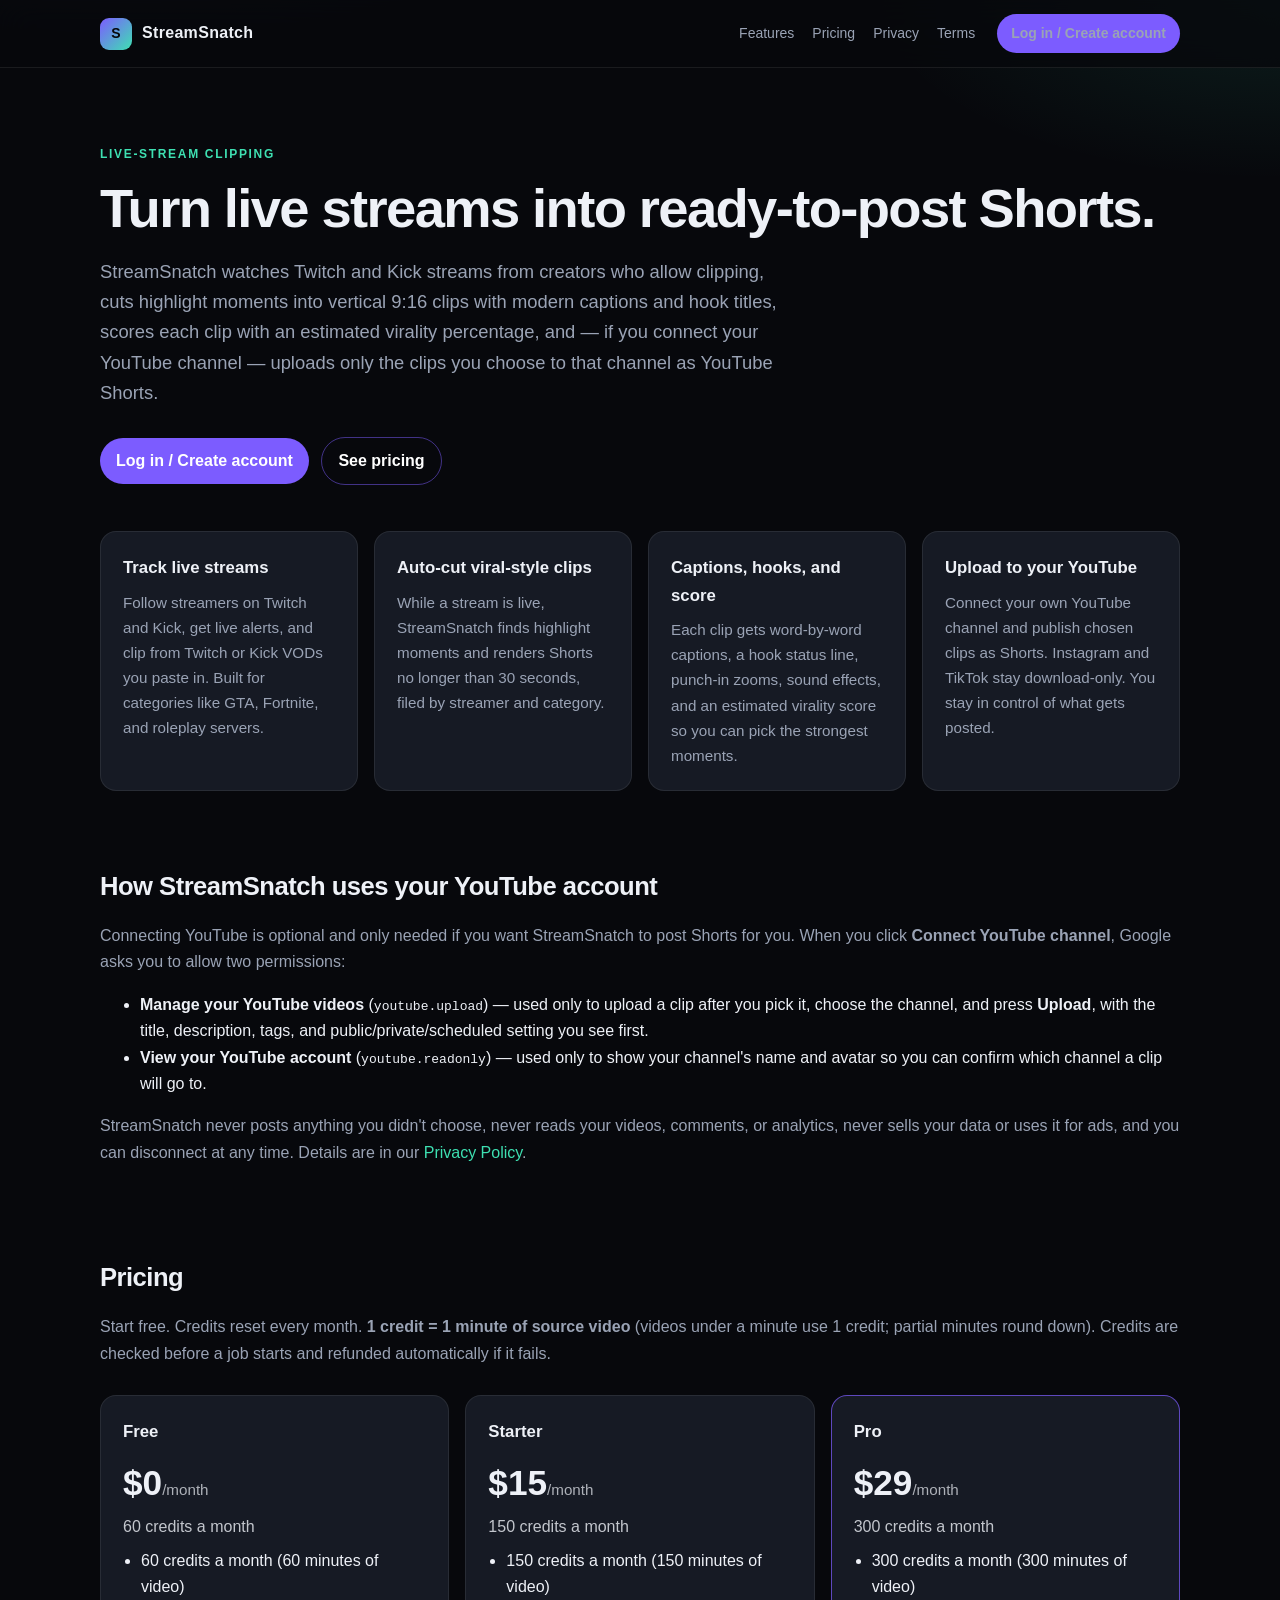
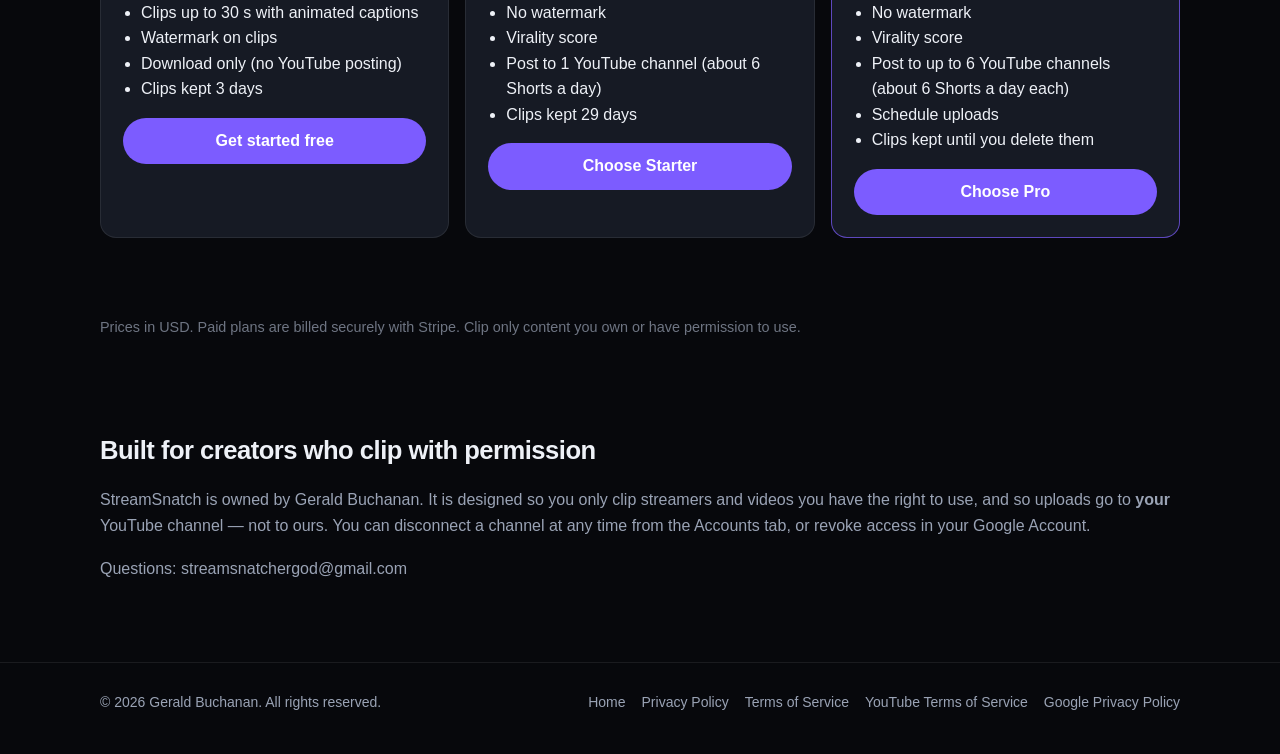
<file: index.html>
<!DOCTYPE html>
<html lang="en">
  <head>
    <meta charset="utf-8">
    <meta name="viewport" content="width=device-width, initial-scale=1">
    <title>StreamSnatch — Turn live streams into viral Shorts</title>
    <meta name="description" content="StreamSnatch clips Twitch, Kick, and YouTube streams into 9:16 Shorts with captions, hooks, and an estimated virality score, then uploads them to your own YouTube channel.">
    <link rel="stylesheet" href="styles.css">
  </head>
  <body>
    <header class="nav">
      <div class="nav-inner">
        <a class="brand" href="index.html"><span class="logo">S</span> StreamSnatch</a>
        <nav class="nav-links">
          <a href="index.html#features">Features</a>
          <a href="index.html#pricing">Pricing</a>
          <a href="privacy.html">Privacy</a>
          <a href="terms.html">Terms</a>
          <a class="btn nav-cta" href="https://app.streamsnatcher.app/?signup=1">Log in / Create account</a>
        </nav>
      </div>
    </header>
    <main class="wrap">
      <section class="hero">
        <div class="eyebrow">Live-stream clipping</div>
        <h1>Turn live streams into ready-to-post Shorts.</h1>
        <p class="lede">StreamSnatch watches Twitch and Kick streams from creators who allow clipping, cuts highlight moments into vertical 9:16 clips with modern captions and hook titles, scores each clip with an estimated virality percentage, and &mdash; if you connect your YouTube channel &mdash; uploads only the clips you choose to that channel as YouTube Shorts.</p>
        <a class="btn" href="https://app.streamsnatcher.app/?signup=1">Log in / Create account</a> <a class="btn btn-ghost" href="#pricing">See pricing</a>
      </section>

      <section class="grid" id="features">
        <article class="card">
          <h3>Track live streams</h3>
          <p>Follow streamers on Twitch and Kick, get live alerts, and clip from Twitch or Kick VODs you paste in. Built for categories like GTA, Fortnite, and roleplay servers.</p>
        </article>
        <article class="card">
          <h3>Auto-cut viral-style clips</h3>
          <p>While a stream is live, StreamSnatch finds highlight moments and renders Shorts no longer than 30 seconds, filed by streamer and category.</p>
        </article>
        <article class="card">
          <h3>Captions, hooks, and score</h3>
          <p>Each clip gets word-by-word captions, a hook status line, punch-in zooms, sound effects, and an estimated virality score so you can pick the strongest moments.</p>
        </article>
        <article class="card">
          <h3>Upload to your YouTube</h3>
          <p>Connect your own YouTube channel and publish chosen clips as Shorts. Instagram and TikTok stay download-only. You stay in control of what gets posted.</p>
        </article>
      </section>

      <section class="section" id="google-data">
        <h2>How StreamSnatch uses your YouTube account</h2>
        <p>Connecting YouTube is optional and only needed if you want StreamSnatch to post Shorts for you. When you click <strong>Connect YouTube channel</strong>, Google asks you to allow two permissions:</p>
        <ul>
          <li><strong>Manage your YouTube videos</strong> (<code>youtube.upload</code>) &mdash; used only to upload a clip after you pick it, choose the channel, and press <strong>Upload</strong>, with the title, description, tags, and public/private/scheduled setting you see first.</li>
          <li><strong>View your YouTube account</strong> (<code>youtube.readonly</code>) &mdash; used only to show your channel's name and avatar so you can confirm which channel a clip will go to.</li>
        </ul>
        <p>StreamSnatch never posts anything you didn't choose, never reads your videos, comments, or analytics, never sells your data or uses it for ads, and you can disconnect at any time. Details are in our <a href="privacy.html">Privacy Policy</a>.</p>
      </section>

      <!-- PRICING:START (generated by build_site_pricing.py from config/plans.json) -->
      <section class="section" id="pricing">
        <h2>Pricing</h2>
        <p>Start free. Credits reset every month. <strong>1 credit = 1 minute of source video</strong> (videos under a minute use 1 credit; partial minutes round down). Credits are checked before a job starts and refunded automatically if it fails.</p>
        <div class="grid plans-grid">
        <article class="card plan-card" id="plan-free">
          <h3>Free</h3>
          <div class="plan-price">$0<span>/month</span></div>
          <div class="plan-credits">60 credits a month</div>
          <ul><li>60 credits a month (60 minutes of video)</li><li>Clips up to 30 s with animated captions</li><li>Watermark on clips</li><li>Download only (no YouTube posting)</li><li>Clips kept 3 days</li></ul>
          <a class="btn plan-cta" href="https://app.streamsnatcher.app/signup?plan=free">Get started free</a>
        </article>
        <article class="card plan-card" id="plan-starter">
          <h3>Starter</h3>
          <div class="plan-price">$15<span>/month</span></div>
          <div class="plan-credits">150 credits a month</div>
          <ul><li>150 credits a month (150 minutes of video)</li><li>No watermark</li><li>Virality score</li><li>Post to 1 YouTube channel (about 6 Shorts a day)</li><li>Clips kept 29 days</li></ul>
          <a class="btn plan-cta" href="https://app.streamsnatcher.app/signup?plan=starter">Choose Starter</a>
        </article>
        <article class="card plan-card featured" id="plan-pro">
          <h3>Pro</h3>
          <div class="plan-price">$29<span>/month</span></div>
          <div class="plan-credits">300 credits a month</div>
          <ul><li>300 credits a month (300 minutes of video)</li><li>No watermark</li><li>Virality score</li><li>Post to up to 6 YouTube channels (about 6 Shorts a day each)</li><li>Schedule uploads</li><li>Clips kept until you delete them</li></ul>
          <a class="btn plan-cta" href="https://app.streamsnatcher.app/signup?plan=pro">Choose Pro</a>
        </article>
        </div>
        <p class="muted-note">Prices in USD. Paid plans are billed securely with Stripe. Clip only content you own or have permission to use.</p>
      </section>
      <!-- PRICING:END -->

      <section class="section">
        <h2>Built for creators who clip with permission</h2>
        <p>StreamSnatch is owned by Gerald Buchanan. It is designed so you only clip streamers and videos you have the right to use, and so uploads go to <strong>your</strong> YouTube channel — not to ours. You can disconnect a channel at any time from the Accounts tab, or revoke access in your Google Account.</p>
        <p>Questions: streamsnatchergod@gmail.com</p>
      </section>
    </main>
    <footer>
      <div class="foot-inner">
        <div>&copy; 2026 Gerald Buchanan. All rights reserved.</div>
        <div class="foot-links">
          <a href="index.html">Home</a>
          <a href="privacy.html">Privacy Policy</a>
          <a href="terms.html">Terms of Service</a>
          <a href="https://www.youtube.com/t/terms" target="_blank" rel="noopener">YouTube Terms of Service</a>
          <a href="https://policies.google.com/privacy" target="_blank" rel="noopener">Google Privacy Policy</a>
        </div>
      </div>
    </footer>
  </body>
</html>
</file>
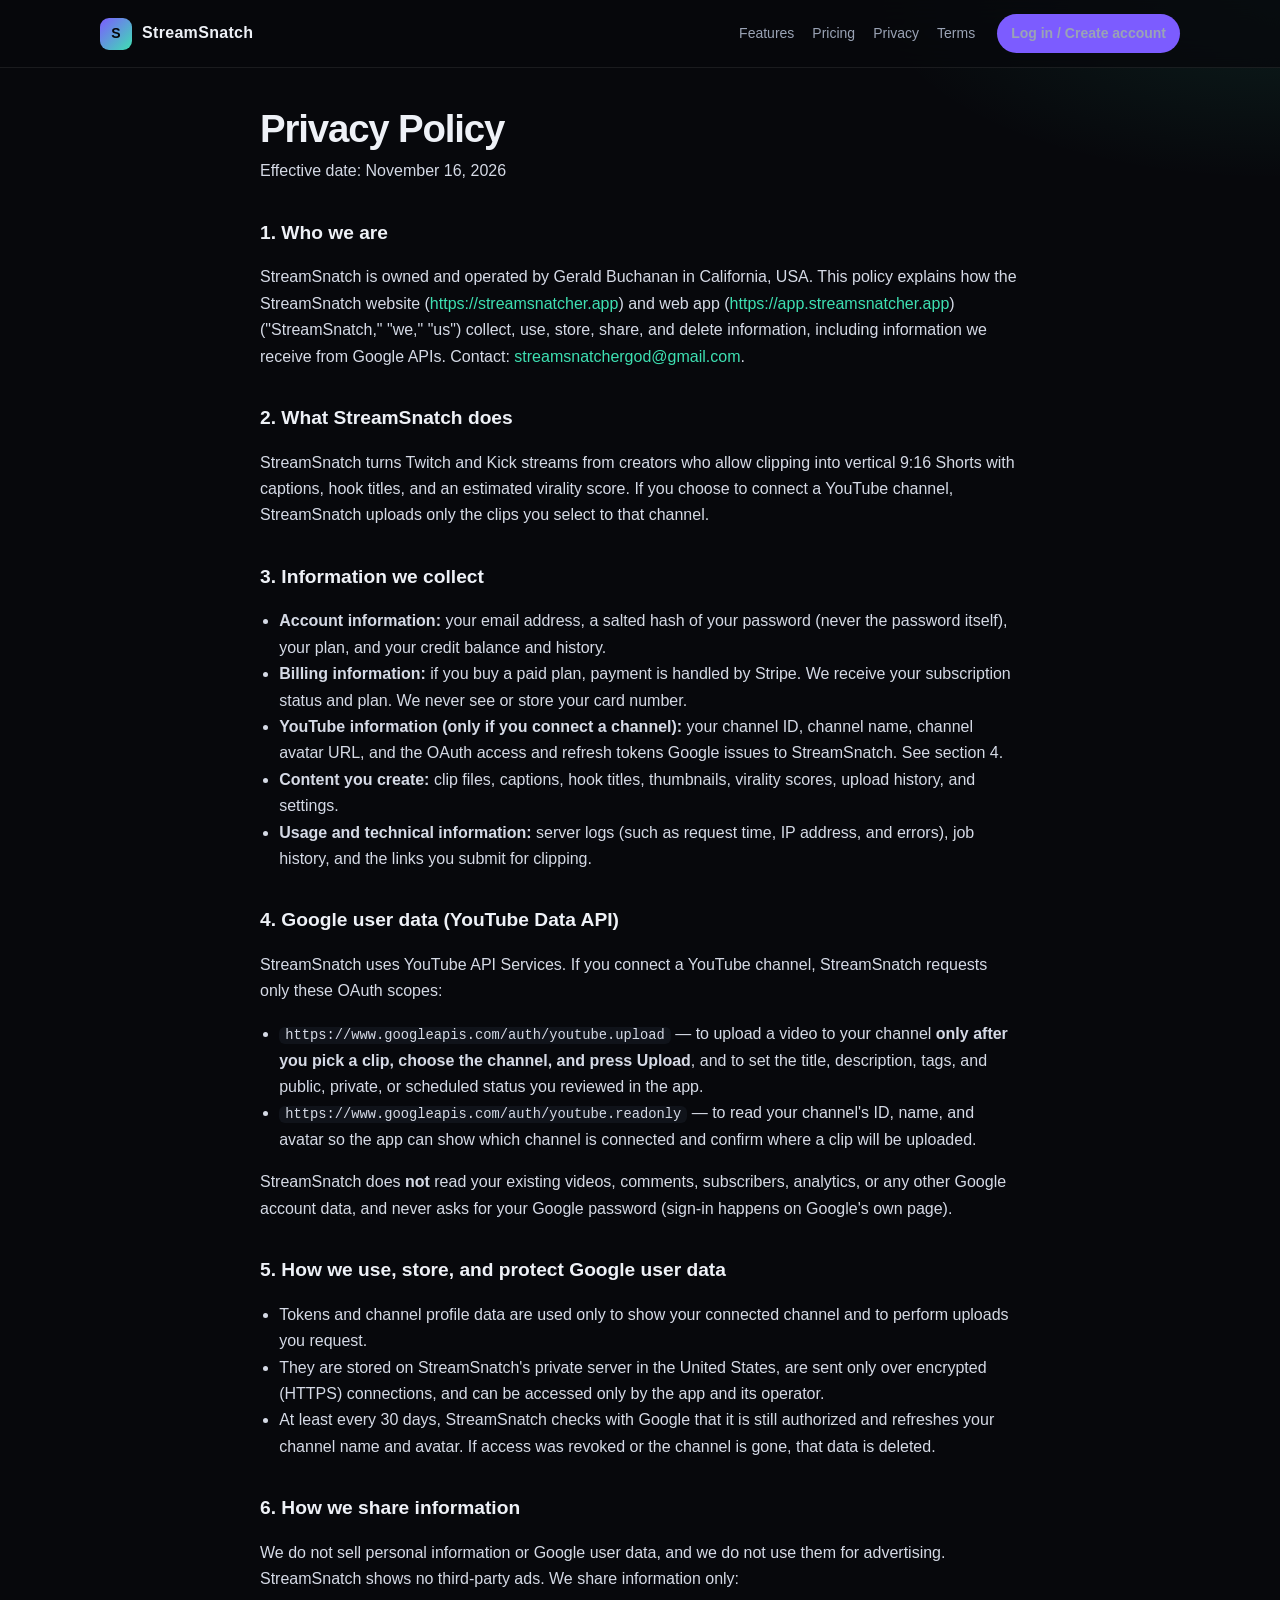
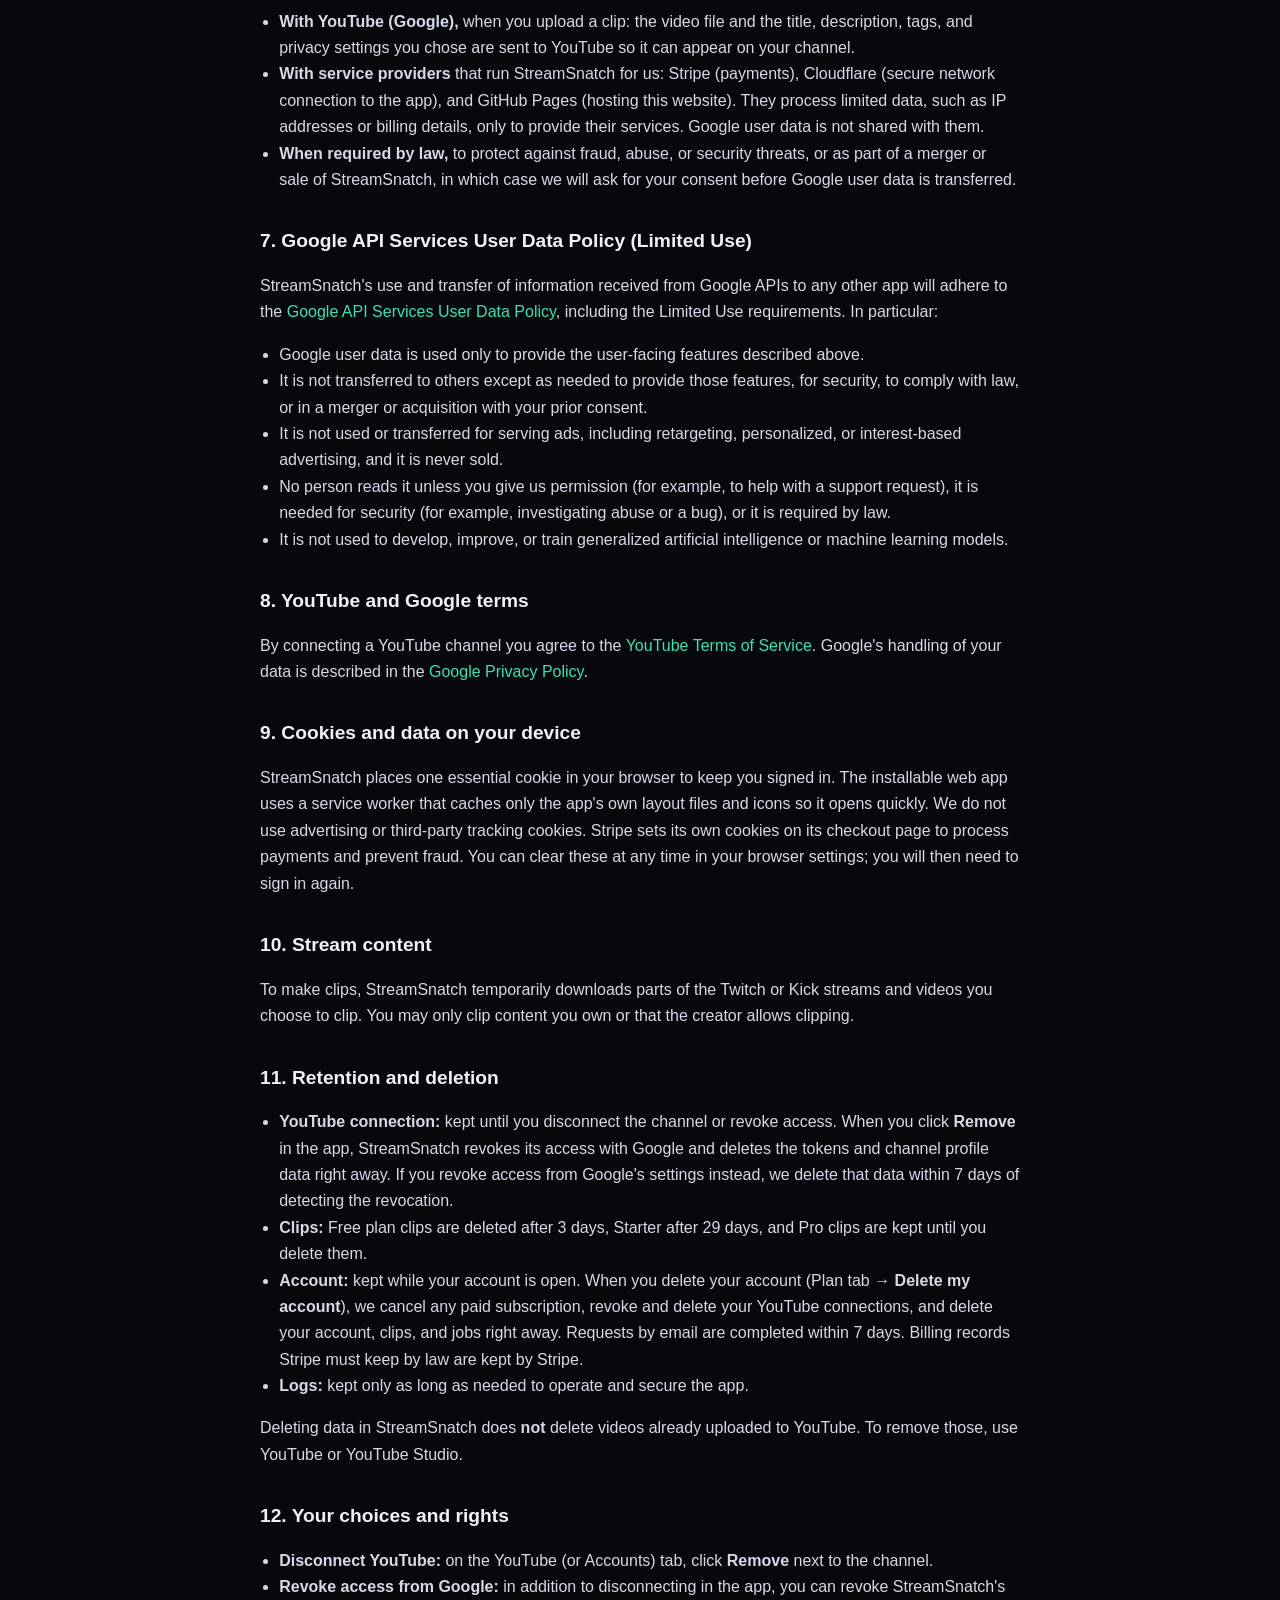
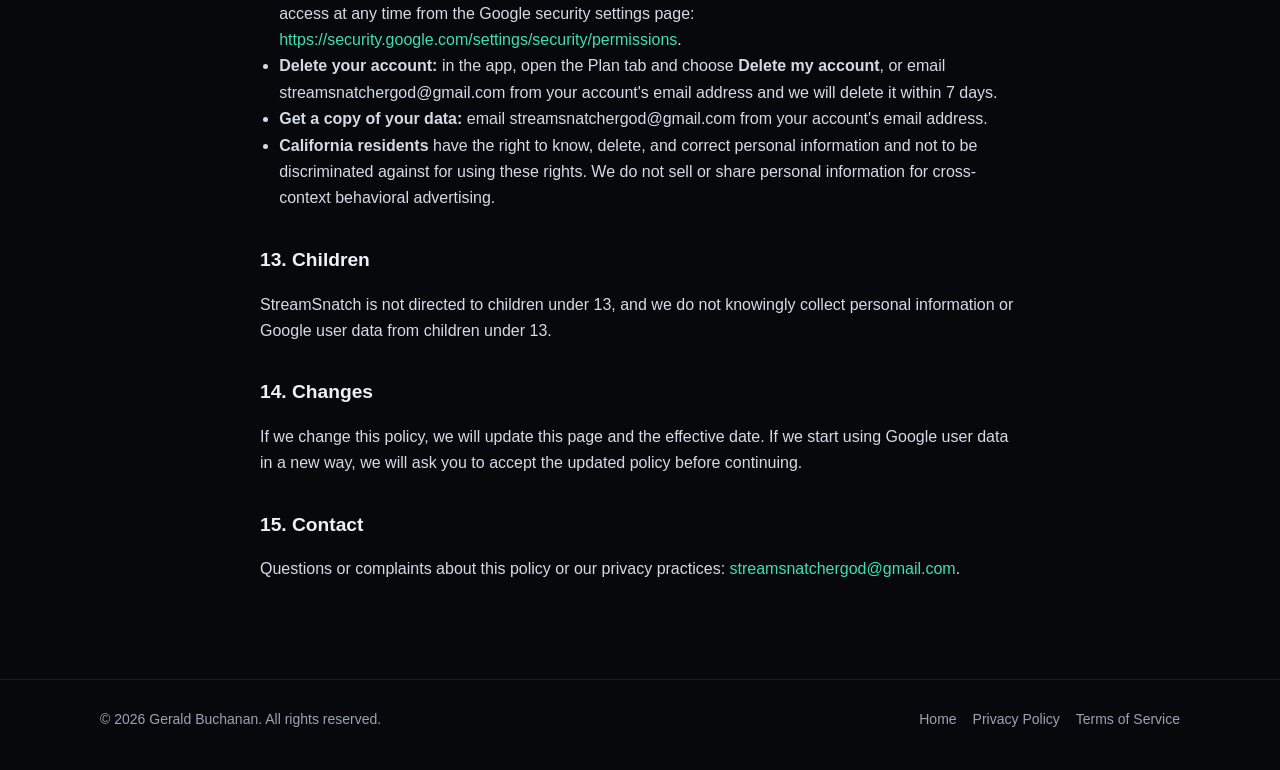
<file: privacy.html>
<!DOCTYPE html>
<html lang="en">
  <head>
    <meta charset="utf-8">
    <meta name="viewport" content="width=device-width, initial-scale=1">
    <title>Privacy Policy — StreamSnatch</title>
    <meta name="description" content="Privacy Policy for StreamSnatch, including how the app uses Google and YouTube user data.">
    <link rel="stylesheet" href="styles.css">
  </head>
  <body>
    <header class="nav">
      <div class="nav-inner">
        <a class="brand" href="index.html"><span class="logo">S</span> StreamSnatch</a>
        <nav class="nav-links">
          <a href="index.html#features">Features</a>
          <a href="index.html#pricing">Pricing</a>
          <a href="privacy.html">Privacy</a>
          <a href="terms.html">Terms</a>
          <a class="btn nav-cta" href="https://app.streamsnatcher.app/?signup=1">Log in / Create account</a>
        </nav>
      </div>
    </header>
    <main class="legal-wrap legal">
      <h1 class="page">Privacy Policy</h1>
      <p class="meta">Effective date: November 16, 2026</p>

      <h2>1. Who we are</h2>
      <p>StreamSnatch is owned and operated by Gerald Buchanan in California, USA. This policy explains how the StreamSnatch website (<a href="https://streamsnatcher.app">https://streamsnatcher.app</a>) and web app (<a href="https://app.streamsnatcher.app">https://app.streamsnatcher.app</a>) ("StreamSnatch," "we," "us") collect, use, store, share, and delete information, including information we receive from Google APIs. Contact: <a href="mailto:streamsnatchergod@gmail.com">streamsnatchergod@gmail.com</a>.</p>

      <h2>2. What StreamSnatch does</h2>
      <p>StreamSnatch turns Twitch and Kick streams from creators who allow clipping into vertical 9:16 Shorts with captions, hook titles, and an estimated virality score. If you choose to connect a YouTube channel, StreamSnatch uploads only the clips you select to that channel.</p>

      <h2>3. Information we collect</h2>
      <ul>
        <li><strong>Account information:</strong> your email address, a salted hash of your password (never the password itself), your plan, and your credit balance and history.</li>
        <li><strong>Billing information:</strong> if you buy a paid plan, payment is handled by Stripe. We receive your subscription status and plan. We never see or store your card number.</li>
        <li><strong>YouTube information (only if you connect a channel):</strong> your channel ID, channel name, channel avatar URL, and the OAuth access and refresh tokens Google issues to StreamSnatch. See section 4.</li>
        <li><strong>Content you create:</strong> clip files, captions, hook titles, thumbnails, virality scores, upload history, and settings.</li>
        <li><strong>Usage and technical information:</strong> server logs (such as request time, IP address, and errors), job history, and the links you submit for clipping.</li>
      </ul>

      <h2>4. Google user data (YouTube Data API)</h2>
      <p>StreamSnatch uses YouTube API Services. If you connect a YouTube channel, StreamSnatch requests only these OAuth scopes:</p>
      <ul>
        <li><span class="scope">https://www.googleapis.com/auth/youtube.upload</span> &mdash; to upload a video to your channel <strong>only after you pick a clip, choose the channel, and press Upload</strong>, and to set the title, description, tags, and public, private, or scheduled status you reviewed in the app.</li>
        <li><span class="scope">https://www.googleapis.com/auth/youtube.readonly</span> &mdash; to read your channel's ID, name, and avatar so the app can show which channel is connected and confirm where a clip will be uploaded.</li>
      </ul>
      <p>StreamSnatch does <strong>not</strong> read your existing videos, comments, subscribers, analytics, or any other Google account data, and never asks for your Google password (sign-in happens on Google's own page).</p>

      <h2>5. How we use, store, and protect Google user data</h2>
      <ul>
        <li>Tokens and channel profile data are used only to show your connected channel and to perform uploads you request.</li>
        <li>They are stored on StreamSnatch's private server in the United States, are sent only over encrypted (HTTPS) connections, and can be accessed only by the app and its operator.</li>
        <li>At least every 30 days, StreamSnatch checks with Google that it is still authorized and refreshes your channel name and avatar. If access was revoked or the channel is gone, that data is deleted.</li>
      </ul>

      <h2>6. How we share information</h2>
      <p>We do not sell personal information or Google user data, and we do not use them for advertising. StreamSnatch shows no third-party ads. We share information only:</p>
      <ul>
        <li><strong>With YouTube (Google),</strong> when you upload a clip: the video file and the title, description, tags, and privacy settings you chose are sent to YouTube so it can appear on your channel.</li>
        <li><strong>With service providers</strong> that run StreamSnatch for us: Stripe (payments), Cloudflare (secure network connection to the app), and GitHub Pages (hosting this website). They process limited data, such as IP addresses or billing details, only to provide their services. Google user data is not shared with them.</li>
        <li><strong>When required by law,</strong> to protect against fraud, abuse, or security threats, or as part of a merger or sale of StreamSnatch, in which case we will ask for your consent before Google user data is transferred.</li>
      </ul>

      <h2>7. Google API Services User Data Policy (Limited Use)</h2>
      <p>StreamSnatch's use and transfer of information received from Google APIs to any other app will adhere to the <a href="https://developers.google.com/terms/api-services-user-data-policy">Google API Services User Data Policy</a>, including the Limited Use requirements. In particular:</p>
      <ul>
        <li>Google user data is used only to provide the user-facing features described above.</li>
        <li>It is not transferred to others except as needed to provide those features, for security, to comply with law, or in a merger or acquisition with your prior consent.</li>
        <li>It is not used or transferred for serving ads, including retargeting, personalized, or interest-based advertising, and it is never sold.</li>
        <li>No person reads it unless you give us permission (for example, to help with a support request), it is needed for security (for example, investigating abuse or a bug), or it is required by law.</li>
        <li>It is not used to develop, improve, or train generalized artificial intelligence or machine learning models.</li>
      </ul>

      <h2>8. YouTube and Google terms</h2>
      <p>By connecting a YouTube channel you agree to the <a href="https://www.youtube.com/t/terms">YouTube Terms of Service</a>. Google's handling of your data is described in the <a href="http://www.google.com/policies/privacy">Google Privacy Policy</a>.</p>

      <h2>9. Cookies and data on your device</h2>
      <p>StreamSnatch places one essential cookie in your browser to keep you signed in. The installable web app uses a service worker that caches only the app's own layout files and icons so it opens quickly. We do not use advertising or third-party tracking cookies. Stripe sets its own cookies on its checkout page to process payments and prevent fraud. You can clear these at any time in your browser settings; you will then need to sign in again.</p>

      <h2>10. Stream content</h2>
      <p>To make clips, StreamSnatch temporarily downloads parts of the Twitch or Kick streams and videos you choose to clip. You may only clip content you own or that the creator allows clipping.</p>

      <h2>11. Retention and deletion</h2>
      <ul>
        <li><strong>YouTube connection:</strong> kept until you disconnect the channel or revoke access. When you click <strong>Remove</strong> in the app, StreamSnatch revokes its access with Google and deletes the tokens and channel profile data right away. If you revoke access from Google's settings instead, we delete that data within 7 days of detecting the revocation.</li>
        <li><strong>Clips:</strong> Free plan clips are deleted after 3 days, Starter after 29 days, and Pro clips are kept until you delete them.</li>
        <li><strong>Account:</strong> kept while your account is open. When you delete your account (Plan tab &rarr; <strong>Delete my account</strong>), we cancel any paid subscription, revoke and delete your YouTube connections, and delete your account, clips, and jobs right away. Requests by email are completed within 7 days. Billing records Stripe must keep by law are kept by Stripe.</li>
        <li><strong>Logs:</strong> kept only as long as needed to operate and secure the app.</li>
      </ul>
      <p>Deleting data in StreamSnatch does <strong>not</strong> delete videos already uploaded to YouTube. To remove those, use YouTube or YouTube Studio.</p>

      <h2>12. Your choices and rights</h2>
      <ul>
        <li><strong>Disconnect YouTube:</strong> on the YouTube (or Accounts) tab, click <strong>Remove</strong> next to the channel.</li>
        <li><strong>Revoke access from Google:</strong> in addition to disconnecting in the app, you can revoke StreamSnatch's access at any time from the Google security settings page: <a href="https://security.google.com/settings/security/permissions">https://security.google.com/settings/security/permissions</a>.</li>
        <li><strong>Delete your account:</strong> in the app, open the Plan tab and choose <strong>Delete my account</strong>, or email streamsnatchergod@gmail.com from your account's email address and we will delete it within 7 days.</li>
        <li><strong>Get a copy of your data:</strong> email streamsnatchergod@gmail.com from your account's email address.</li>
        <li><strong>California residents</strong> have the right to know, delete, and correct personal information and not to be discriminated against for using these rights. We do not sell or share personal information for cross-context behavioral advertising.</li>
      </ul>

      <h2>13. Children</h2>
      <p>StreamSnatch is not directed to children under 13, and we do not knowingly collect personal information or Google user data from children under 13.</p>

      <h2>14. Changes</h2>
      <p>If we change this policy, we will update this page and the effective date. If we start using Google user data in a new way, we will ask you to accept the updated policy before continuing.</p>

      <h2>15. Contact</h2>
      <p>Questions or complaints about this policy or our privacy practices: <a href="mailto:streamsnatchergod@gmail.com">streamsnatchergod@gmail.com</a>.</p>
    </main>
    <footer>
      <div class="foot-inner">
        <div>&copy; 2026 Gerald Buchanan. All rights reserved.</div>
        <div class="foot-links">
          <a href="index.html">Home</a>
          <a href="privacy.html">Privacy Policy</a>
          <a href="terms.html">Terms of Service</a>
        </div>
      </div>
    </footer>
  </body>
</html>
</file>
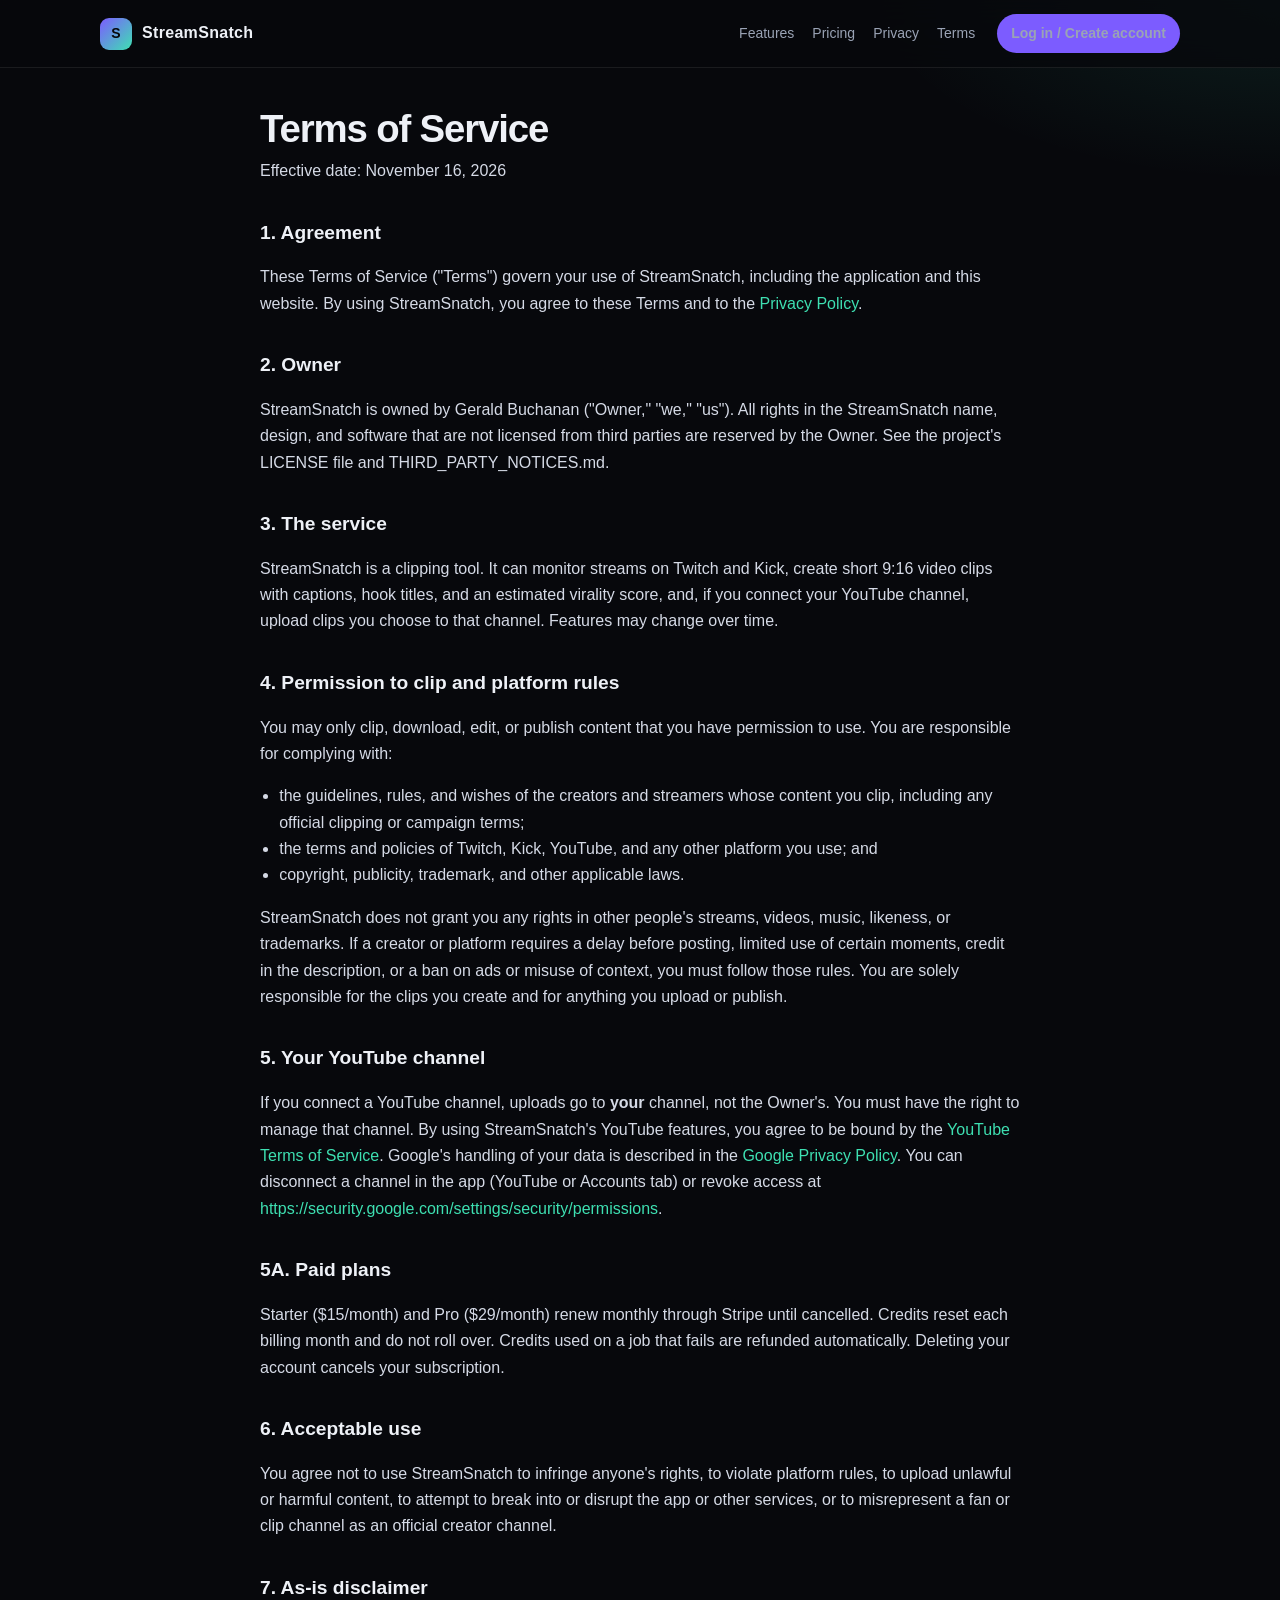
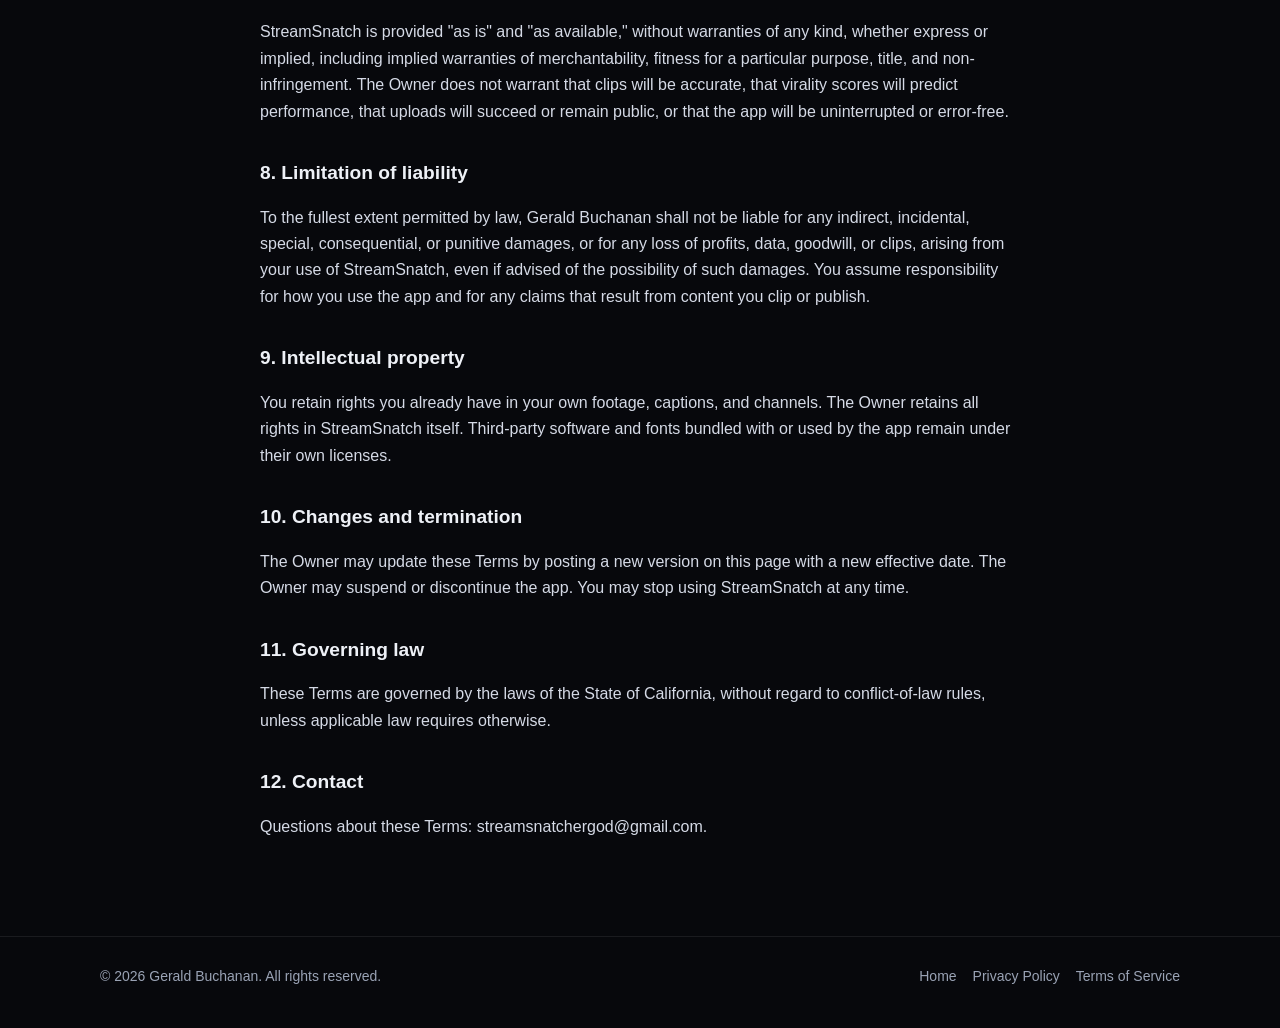
<file: terms.html>
<!DOCTYPE html>
<html lang="en">
  <head>
    <meta charset="utf-8">
    <meta name="viewport" content="width=device-width, initial-scale=1">
    <title>Terms of Service — StreamSnatch</title>
    <meta name="description" content="Terms of Service for StreamSnatch.">
    <link rel="stylesheet" href="styles.css">
  </head>
  <body>
    <header class="nav">
      <div class="nav-inner">
        <a class="brand" href="index.html"><span class="logo">S</span> StreamSnatch</a>
        <nav class="nav-links">
          <a href="index.html#features">Features</a>
          <a href="index.html#pricing">Pricing</a>
          <a href="privacy.html">Privacy</a>
          <a href="terms.html">Terms</a>
          <a class="btn nav-cta" href="https://app.streamsnatcher.app/?signup=1">Log in / Create account</a>
        </nav>
      </div>
    </header>
    <main class="legal-wrap legal">
      <h1 class="page">Terms of Service</h1>
      <p class="meta">Effective date: November 16, 2026</p>

      <h2>1. Agreement</h2>
      <p>These Terms of Service ("Terms") govern your use of StreamSnatch, including the application and this website. By using StreamSnatch, you agree to these Terms and to the <a href="privacy.html">Privacy Policy</a>.</p>

      <h2>2. Owner</h2>
      <p>StreamSnatch is owned by Gerald Buchanan ("Owner," "we," "us"). All rights in the StreamSnatch name, design, and software that are not licensed from third parties are reserved by the Owner. See the project's LICENSE file and THIRD_PARTY_NOTICES.md.</p>

      <h2>3. The service</h2>
      <p>StreamSnatch is a clipping tool. It can monitor streams on Twitch and Kick, create short 9:16 video clips with captions, hook titles, and an estimated virality score, and, if you connect your YouTube channel, upload clips you choose to that channel. Features may change over time.</p>

      <h2>4. Permission to clip and platform rules</h2>
      <p>You may only clip, download, edit, or publish content that you have permission to use. You are responsible for complying with:</p>
      <ul>
        <li>the guidelines, rules, and wishes of the creators and streamers whose content you clip, including any official clipping or campaign terms;</li>
        <li>the terms and policies of Twitch, Kick, YouTube, and any other platform you use; and</li>
        <li>copyright, publicity, trademark, and other applicable laws.</li>
      </ul>
      <p>StreamSnatch does not grant you any rights in other people's streams, videos, music, likeness, or trademarks. If a creator or platform requires a delay before posting, limited use of certain moments, credit in the description, or a ban on ads or misuse of context, you must follow those rules. You are solely responsible for the clips you create and for anything you upload or publish.</p>

      <h2>5. Your YouTube channel</h2>
      <p>If you connect a YouTube channel, uploads go to <strong>your</strong> channel, not the Owner's. You must have the right to manage that channel. By using StreamSnatch's YouTube features, you agree to be bound by the <a href="https://www.youtube.com/t/terms">YouTube Terms of Service</a>. Google's handling of your data is described in the <a href="http://www.google.com/policies/privacy">Google Privacy Policy</a>. You can disconnect a channel in the app (YouTube or Accounts tab) or revoke access at <a href="https://security.google.com/settings/security/permissions">https://security.google.com/settings/security/permissions</a>.</p>

      <h2>5A. Paid plans</h2>
      <p>Starter ($15/month) and Pro ($29/month) renew monthly through Stripe until cancelled. Credits reset each billing month and do not roll over. Credits used on a job that fails are refunded automatically. Deleting your account cancels your subscription.</p>

      <h2>6. Acceptable use</h2>
      <p>You agree not to use StreamSnatch to infringe anyone's rights, to violate platform rules, to upload unlawful or harmful content, to attempt to break into or disrupt the app or other services, or to misrepresent a fan or clip channel as an official creator channel.</p>

      <h2>7. As-is disclaimer</h2>
      <p>StreamSnatch is provided "as is" and "as available," without warranties of any kind, whether express or implied, including implied warranties of merchantability, fitness for a particular purpose, title, and non-infringement. The Owner does not warrant that clips will be accurate, that virality scores will predict performance, that uploads will succeed or remain public, or that the app will be uninterrupted or error-free.</p>

      <h2>8. Limitation of liability</h2>
      <p>To the fullest extent permitted by law, Gerald Buchanan shall not be liable for any indirect, incidental, special, consequential, or punitive damages, or for any loss of profits, data, goodwill, or clips, arising from your use of StreamSnatch, even if advised of the possibility of such damages. You assume responsibility for how you use the app and for any claims that result from content you clip or publish.</p>

      <h2>9. Intellectual property</h2>
      <p>You retain rights you already have in your own footage, captions, and channels. The Owner retains all rights in StreamSnatch itself. Third-party software and fonts bundled with or used by the app remain under their own licenses.</p>

      <h2>10. Changes and termination</h2>
      <p>The Owner may update these Terms by posting a new version on this page with a new effective date. The Owner may suspend or discontinue the app. You may stop using StreamSnatch at any time.</p>

      <h2>11. Governing law</h2>
      <p>These Terms are governed by the laws of the State of California, without regard to conflict-of-law rules, unless applicable law requires otherwise.</p>

      <h2>12. Contact</h2>
      <p>Questions about these Terms: streamsnatchergod@gmail.com.</p>
    </main>
    <footer>
      <div class="foot-inner">
        <div>&copy; 2026 Gerald Buchanan. All rights reserved.</div>
        <div class="foot-links">
          <a href="index.html">Home</a>
          <a href="privacy.html">Privacy Policy</a>
          <a href="terms.html">Terms of Service</a>
        </div>
      </div>
    </footer>
  </body>
</html>
</file>
<file: styles.css>
/* StreamSnatch marketing / legal site */
:root {
  --bg: #07080c;
  --bg-elev: #10131a;
  --bg-card: #161a24;
  --line: rgba(255,255,255,.08);
  --text: #eef1f7;
  --muted: #9aa3b5;
  --accent: #7c5cff;
  --accent-2: #3ee0b2;
  --accent-soft: rgba(124,92,255,.16);
  --warn: #f3c16b;
  --radius: 16px;
  --max: 1080px;
  --legal: 760px;
  --sans: "Segoe UI", "Helvetica Neue", Helvetica, Arial, sans-serif;
}
* { box-sizing: border-box; }
html { scroll-behavior: smooth; }
body {
  margin: 0;
  font-family: var(--sans);
  background:
    radial-gradient(1200px 500px at 10% -10%, rgba(124,92,255,.22), transparent 55%),
    radial-gradient(900px 400px at 100% 0%, rgba(62,224,178,.1), transparent 45%),
    var(--bg);
  color: var(--text);
  line-height: 1.65;
  min-height: 100vh;
}
a { color: var(--accent-2); text-decoration: none; }
a:hover { text-decoration: underline; }
img { max-width: 100%; }
.wrap { width: min(var(--max), calc(100% - 40px)); margin: 0 auto; }
.legal-wrap { width: min(var(--legal), calc(100% - 40px)); margin: 0 auto; padding: 40px 0 80px; }
header.nav {
  position: sticky; top: 0; z-index: 20;
  backdrop-filter: blur(16px);
  background: rgba(7,8,12,.78);
  border-bottom: 1px solid var(--line);
}
.nav-inner {
  width: min(var(--max), calc(100% - 40px));
  margin: 0 auto;
  display: flex; align-items: center; justify-content: space-between;
  padding: 14px 0;
  gap: 16px;
}
.brand { display: flex; align-items: center; gap: 10px; color: var(--text); font-weight: 700; letter-spacing: .02em; }
.brand:hover { text-decoration: none; }
.logo {
  width: 32px; height: 32px; border-radius: 9px;
  background: linear-gradient(135deg, var(--accent), var(--accent-2));
  display: grid; place-items: center;
  font-size: 14px; font-weight: 800; color: #07080c;
}
.nav-links { display: flex; gap: 18px; flex-wrap: wrap; align-items: center; }
.nav-links a { color: var(--muted); font-size: 14px; }
.nav-links a:hover { color: var(--text); text-decoration: none; }
.btn {
  display: inline-flex; align-items: center; justify-content: center;
  background: var(--accent); color: #fff; font-weight: 600;
  padding: 10px 16px; border-radius: 999px; border: 0;
}
.btn:hover { text-decoration: none; filter: brightness(1.08); }
.hero { padding: 72px 0 36px; }
.eyebrow {
  display: inline-block;
  font-size: 12px; letter-spacing: .14em; text-transform: uppercase;
  color: var(--accent-2); font-weight: 700; margin-bottom: 14px;
}
h1 { font-size: clamp(2rem, 5vw, 3.4rem); line-height: 1.1; margin: 0 0 18px; letter-spacing: -.03em; }
.lede { font-size: 1.15rem; color: var(--muted); max-width: 680px; margin: 0 0 28px; }
.grid { display: grid; grid-template-columns: repeat(auto-fit, minmax(230px, 1fr)); gap: 16px; padding: 10px 0 64px; }
.card {
  background: var(--bg-card);
  border: 1px solid var(--line);
  border-radius: var(--radius);
  padding: 22px;
}
.card h3 { margin: 0 0 8px; font-size: 1.05rem; }
.card p { margin: 0; color: var(--muted); font-size: .95rem; }
.section { padding: 10px 0 64px; }
.section h2 { font-size: 1.6rem; margin: 0 0 12px; letter-spacing: -.02em; }
.section p { color: var(--muted); }
footer {
  border-top: 1px solid var(--line);
  padding: 28px 0 40px;
  color: var(--muted);
  font-size: 14px;
}
.foot-inner { width: min(var(--max), calc(100% - 40px)); margin: 0 auto; display: flex; justify-content: space-between; gap: 16px; flex-wrap: wrap; }
.foot-links { display: flex; gap: 16px; flex-wrap: wrap; }
.foot-links a { color: var(--muted); }
h1.page { font-size: clamp(1.8rem, 4vw, 2.4rem); margin: 0 0 8px; }
.meta { color: var(--muted); margin: 0 0 28px; }
.legal h2 { font-size: 1.2rem; margin: 32px 0 10px; }
.legal p, .legal li { color: #d5dae6; }
.legal ul, .legal ol { padding-left: 1.2em; }
.legal code, .scope {
  font-family: ui-monospace, SFMono-Regular, Menlo, Consolas, monospace;
  font-size: .86em;
  background: var(--bg-elev);
  padding: 1px 6px;
  border-radius: 6px;
  word-break: break-all;
}
.notice {
  background: var(--accent-soft);
  border: 1px solid rgba(124,92,255,.28);
  border-radius: 12px;
  padding: 14px 16px;
  color: #dcd6ff;
  font-size: .95rem;
}
.placeholder { color: var(--warn); font-weight: 600; }
@media (max-width: 640px) {
  .hero { padding-top: 40px; }
  .nav-inner { width: min(var(--max), calc(100% - 28px)); }
  .wrap, .legal-wrap, .foot-inner { width: min(var(--max), calc(100% - 28px)); }
}
/* pricing */
.btn-ghost { background: transparent; border: 1px solid rgba(124,92,255,.5); margin-left: 8px; }
.plans-grid { margin-top: 18px; }
.plan-card.featured { border-color: rgba(124,92,255,.7); }
.plan-price { font-size: 2.2rem; font-weight: 800; margin: 6px 0 2px; }
.plan-price span { font-size: .95rem; font-weight: 500; opacity: .7; }
.plan-credits { opacity: .8; margin-bottom: 8px; }
.plan-card ul { padding-left: 18px; margin: 8px 0 0; line-height: 1.6; }
.muted-note { opacity: .7; font-size: .9rem; margin-top: 14px; }

.nav-cta { margin-left: 4px; padding: 8px 14px; font-size: 13px; white-space: nowrap; }
.plan-cta { margin-top: 16px; width: 100%; }
@media (max-width: 640px) {
  .nav-inner { flex-wrap: wrap; }
  .nav-links { width: 100%; gap: 12px; }
  .nav-cta { margin-left: 0; }
}
</file>
